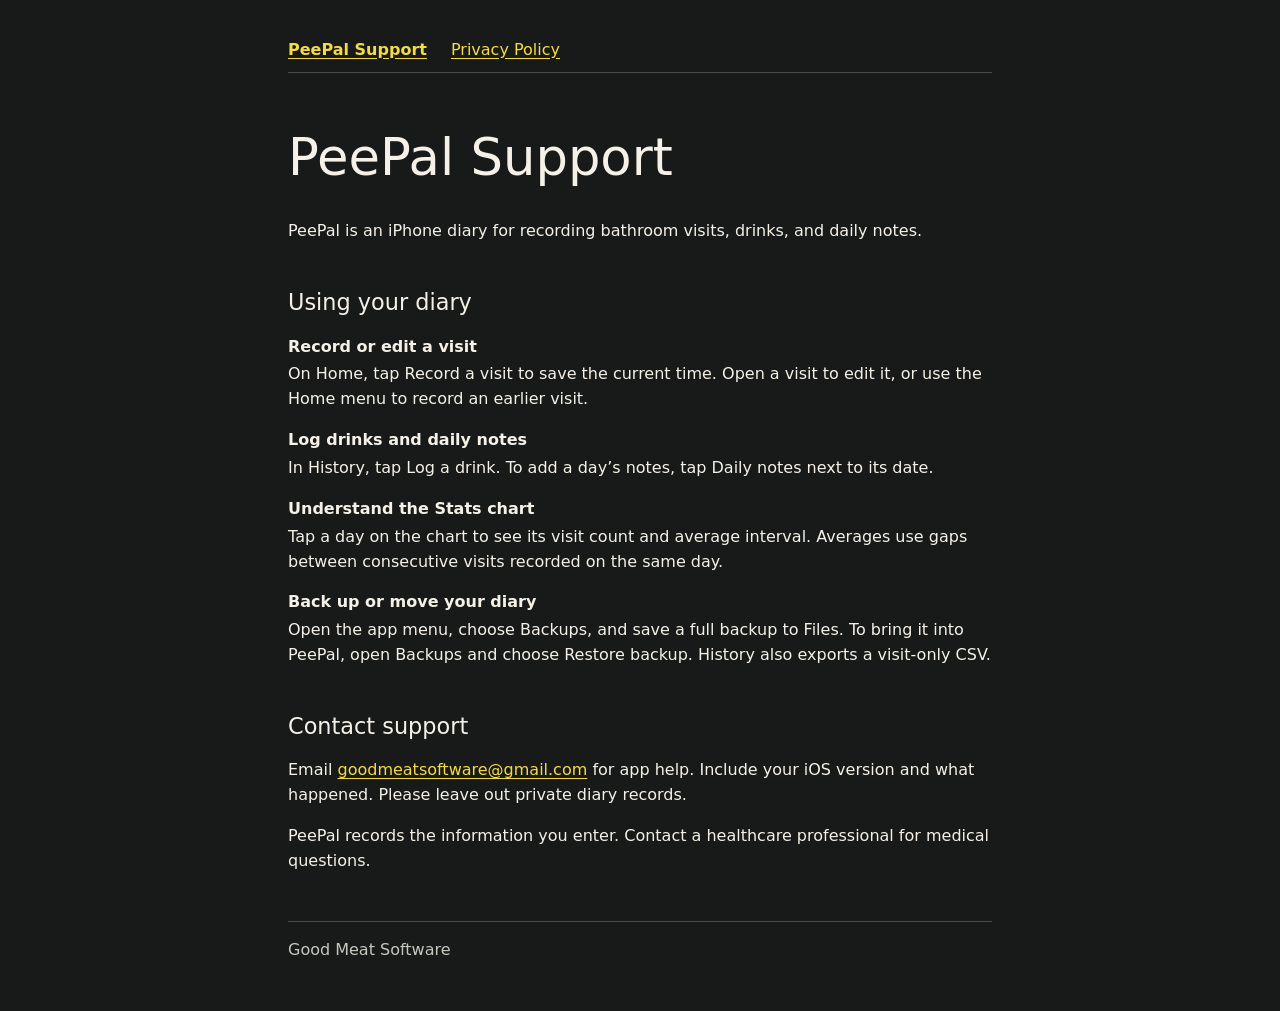
<file: index.html>
<!doctype html>
<html lang="en">
<head>
  <meta charset="utf-8">
  <meta name="viewport" content="width=device-width, initial-scale=1">
  <meta name="description" content="Help with recording, exporting, and restoring your PeePal diary.">
  <title>PeePal Support</title>
  <link rel="stylesheet" href="styles.css">
</head>
<body>
  <header><a href="./" aria-current="page">PeePal Support</a> <a href="privacy.html">Privacy Policy</a></header>
  <main>
    <h1>PeePal Support</h1>
    <p>PeePal is an iPhone diary for recording bathroom visits, drinks, and daily notes.</p>
    <section aria-labelledby="using">
      <h2 id="using">Using your diary</h2>
      <dl>
        <dt>Record or edit a visit</dt>
        <dd>On Home, tap Record a visit to save the current time. Open a visit to edit it, or use the Home menu to record an earlier visit.</dd>
        <dt>Log drinks and daily notes</dt>
        <dd>In History, tap Log a drink. To add a day’s notes, tap Daily notes next to its date.</dd>
        <dt>Understand the Stats chart</dt>
        <dd>Tap a day on the chart to see its visit count and average interval. Averages use gaps between consecutive visits recorded on the same day.</dd>
        <dt>Back up or move your diary</dt>
        <dd>Open the app menu, choose Backups, and save a full backup to Files. To bring it into PeePal, open Backups and choose Restore backup. History also exports a visit-only CSV.</dd>
      </dl>
    </section>
    <section aria-labelledby="contact">
      <h2 id="contact">Contact support</h2>
      <p>Email <a href="mailto:goodmeatsoftware@gmail.com">goodmeatsoftware@gmail.com</a> for app help. Include your iOS version and what happened. Please leave out private diary records.</p>
      <p>PeePal records the information you enter. Contact a healthcare professional for medical questions.</p>
    </section>
  </main>
  <footer>Good Meat Software</footer>
</body>
</html>
</file>
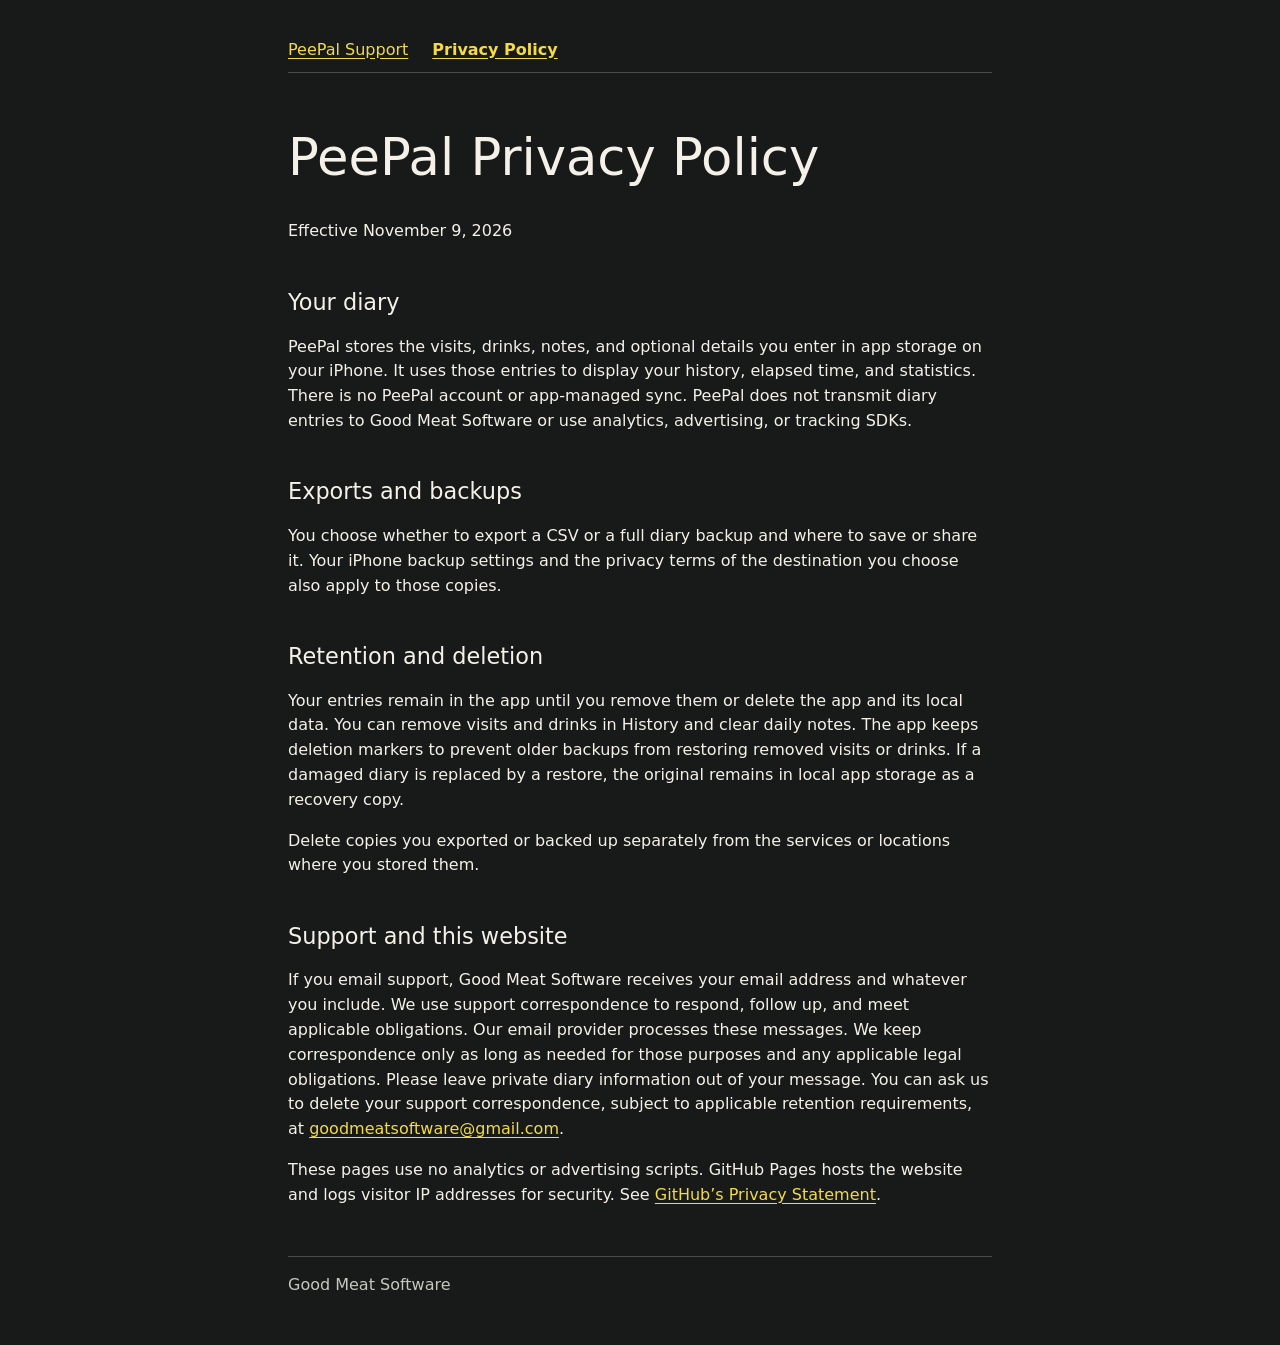
<file: privacy.html>
<!doctype html>
<html lang="en">
<head>
  <meta charset="utf-8">
  <meta name="viewport" content="width=device-width, initial-scale=1">
  <meta name="description" content="How PeePal handles your diary data, backups, and support messages.">
  <title>PeePal Privacy Policy</title>
  <link rel="stylesheet" href="styles.css">
</head>
<body>
  <header><a href="./">PeePal Support</a> <a href="privacy.html" aria-current="page">Privacy Policy</a></header>
  <main>
    <h1>PeePal Privacy Policy</h1>
    <p>Effective November 9, 2026</p>
    <section aria-labelledby="app-data">
      <h2 id="app-data">Your diary</h2>
      <p>PeePal stores the visits, drinks, notes, and optional details you enter in app storage on your iPhone. It uses those entries to display your history, elapsed time, and statistics. There is no PeePal account or app-managed sync. PeePal does not transmit diary entries to Good Meat Software or use analytics, advertising, or tracking SDKs.</p>
    </section>
    <section aria-labelledby="copies">
      <h2 id="copies">Exports and backups</h2>
      <p>You choose whether to export a CSV or a full diary backup and where to save or share it. Your iPhone backup settings and the privacy terms of the destination you choose also apply to those copies.</p>
    </section>
    <section aria-labelledby="deletion">
      <h2 id="deletion">Retention and deletion</h2>
      <p>Your entries remain in the app until you remove them or delete the app and its local data. You can remove visits and drinks in History and clear daily notes. The app keeps deletion markers to prevent older backups from restoring removed visits or drinks. If a damaged diary is replaced by a restore, the original remains in local app storage as a recovery copy.</p>
      <p>Delete copies you exported or backed up separately from the services or locations where you stored them.</p>
    </section>
    <section aria-labelledby="support">
      <h2 id="support">Support and this website</h2>
      <p>If you email support, Good Meat Software receives your email address and whatever you include. We use support correspondence to respond, follow up, and meet applicable obligations. Our email provider processes these messages. We keep correspondence only as long as needed for those purposes and any applicable legal obligations. Please leave private diary information out of your message. You can ask us to delete your support correspondence, subject to applicable retention requirements, at <a href="mailto:goodmeatsoftware@gmail.com">goodmeatsoftware@gmail.com</a>.</p>
      <p>These pages use no analytics or advertising scripts. GitHub Pages hosts the website and logs visitor IP addresses for security. See <a href="https://docs.github.com/en/site-policy/privacy-policies/github-general-privacy-statement">GitHub’s Privacy Statement</a>.</p>
    </section>
  </main>
  <footer>Good Meat Software</footer>
</body>
</html>
</file>
<file: styles.css>
:root { color-scheme: dark; background: #171a18; color: #f5f1e8; font: 100%/1.55 system-ui, sans-serif; }
body { max-width: 44rem; margin: auto; padding: 1.75rem clamp(1rem, 5vw, 2.5rem) 3rem; }
header { display: flex; flex-wrap: wrap; gap: .5rem 1.5rem; border-bottom: 1px solid #4a4d48; }
header a { display: inline-flex; align-items: center; min-height: 44px; }
main { padding-top: 1.25rem; }
h1, h2 { line-height: 1.2; font-weight: 500; }
h1 { font-size: clamp(2rem, 7vw, 3.2rem); margin-bottom: .6em; }
h2 { font-size: 1.4rem; margin-top: 2em; }
a { color: #f4db45; overflow-wrap: anywhere; text-underline-offset: .2em; }
a:focus-visible { outline: 2px solid #f4db45; outline-offset: 4px; }
[aria-current] { font-weight: 650; }
dt { font-weight: 650; margin: 1rem 0 .2rem; }
dd { margin-left: 0; }
footer { border-top: 1px solid #4a4d48; padding-top: 1rem; margin-top: 3rem; color: #c5c8bf; }
</file>
